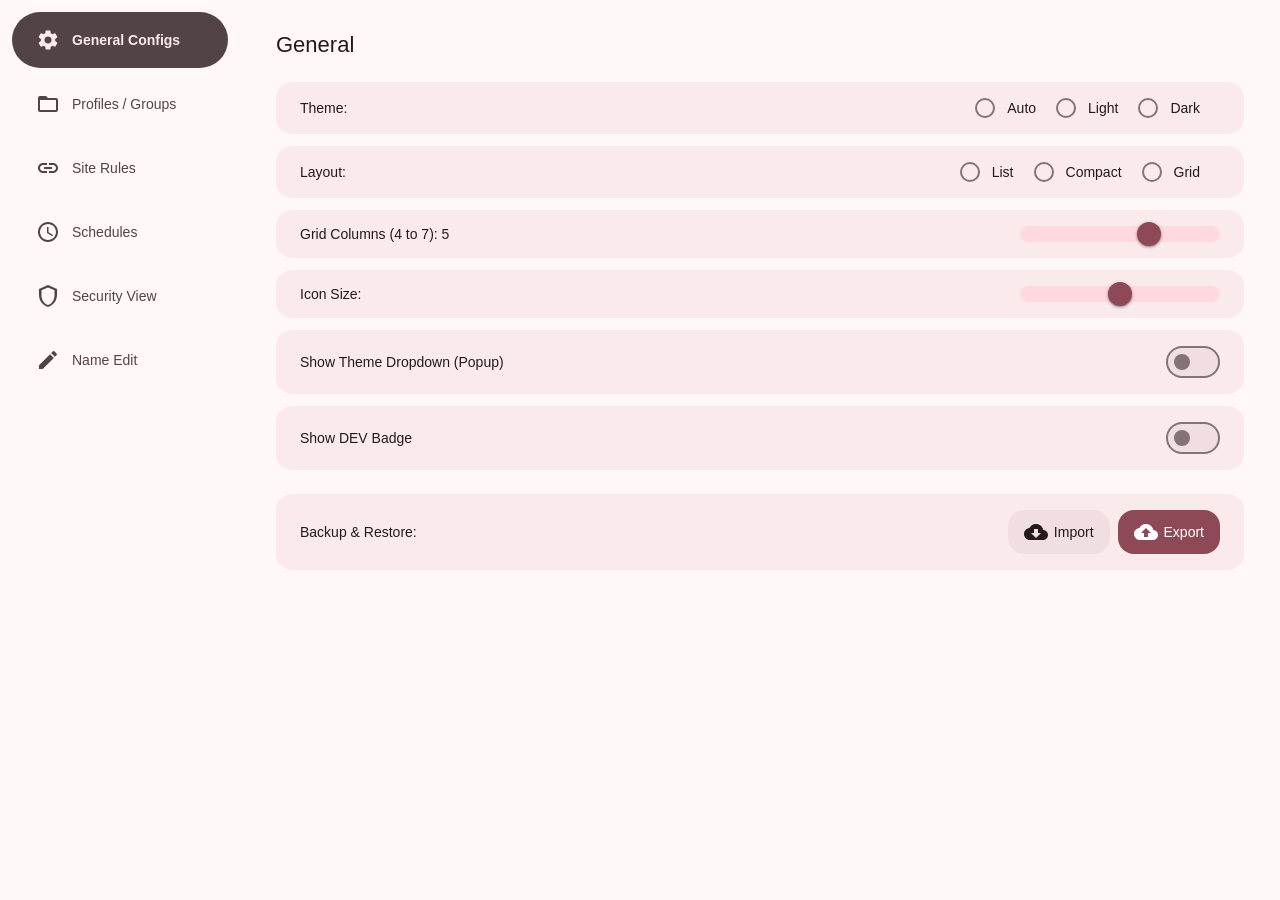
<file: dashboard.html>
<!DOCTYPE html>
<html>

<head>
    <meta http-equiv="Content-Type" content="text/html;charset=UTF-8">
    <meta name="viewport" content="width=device-width, initial-scale=1.0">
    <title>Dashboard</title>
    <link rel="stylesheet" href="css/main.css">
    <link rel="stylesheet" href="css/dashboard.css">
</head>

<body>
    <div class="Sidebar">
        <div class="SidebarItem IsActive" data-tab="TabGen">
            <svg class="icon">
                <use href="icons/icons.svg#icon-settings"></use>
            </svg>
            General Configs
        </div>
        <div class="SidebarItem" data-tab="TabGrp">
            <svg class="icon">
                <use href="icons/icons.svg#icon-folder"></use>
            </svg>
            Profiles / Groups
        </div>
        <div class="SidebarItem" data-tab="TabRules">
            <svg class="icon">
                <use href="icons/icons.svg#icon-link"></use>
            </svg>
            Site Rules
        </div>
        <div class="SidebarItem" data-tab="TabSched">
            <svg class="icon">
                <use href="icons/icons.svg#icon-clock"></use>
            </svg>
            Schedules
        </div>
        <div class="SidebarItem" data-tab="TabRisk">
            <svg class="icon">
                <use href="icons/icons.svg#icon-shield"></use>
            </svg>
            Security View
        </div>
        <div class="SidebarItem" data-tab="TabName">
            <svg class="icon">
                <use href="icons/icons.svg#icon-pen"></use>
            </svg>
            Name Edit
        </div>
    </div>

    <div class="MainContent">
        <div id="TabGen" class="TabPanel IsVisible">
            <h2>General</h2>
            <br>
            <div class="SettingsRow">
                <span>Theme:</span>
                <div style="display: flex; align-items: center;">
                    <label class="CircRadio">
                        <input type="radio" name="Theme" value="Auto" />
                        <span class="RadioCircle"></span>
                        Auto
                    </label>
                    <label class="CircRadio">
                        <input type="radio" name="Theme" value="LightMode" />
                        <span class="RadioCircle"></span>
                        Light
                    </label>
                    <label class="CircRadio">
                        <input type="radio" name="Theme" value="DarkMode" />
                        <span class="RadioCircle"></span>
                        Dark
                    </label>
                </div>
            </div>
            <div class="SettingsRow">
                <span>Layout:</span>
                <div style="display: flex; align-items: center;">
                    <label class="CircRadio">
                        <input type="radio" name="Layout" value="ListLayout" />
                        <span class="RadioCircle"></span>
                        List
                    </label>
                    <label class="CircRadio">
                        <input type="radio" name="Layout" value="CompactLayout" />
                        <span class="RadioCircle"></span>
                        Compact
                    </label>
                    <label class="CircRadio">
                        <input type="radio" name="Layout" value="GridLayout" />
                        <span class="RadioCircle"></span>
                        Grid
                    </label>
                </div>
            </div>
            <div class="SettingsRow">
                <span>Grid Columns (4 to 7): <span id="ColVal">5</span></span>
                <input type="range" id="GridColumns" min="4" max="7" />
            </div>
            <div class="SettingsRow">
                <span>Icon Size:</span>
                <input type="range" id="IconSize" min="0" max="2" step="1" />
            </div>
            <div class="SettingsRow">
                <span>Show Theme Dropdown (Popup)</span>
                <label class="IosToggle">
                    <input type="checkbox" id="ShowTheme" />
                    <span class="ToggleSlider"></span>
                </label>
            </div>
            <div class="SettingsRow">
                <span>Show DEV Badge</span>
                <label class="IosToggle">
                    <input type="checkbox" id="ShowDev" />
                    <span class="ToggleSlider"></span>
                </label>
            </div>
            <div class="SettingsRow" style="margin-top: 24px; padding-top: 16px;">
                <span>Backup & Restore:</span>
                <div style="display: flex; gap: 8px;">
                    <input type="file" id="ImportFile" accept=".json" style="display: none;" />
                    <button id="BtnImport" class="SelectInput">
                        <svg class="icon">
                            <use href="icons/icons.svg#icon-download"></use>
                        </svg>
                        Import
                    </button>
                    <button id="BtnExport" class="SelectInput">
                        <svg class="icon">
                            <use href="icons/icons.svg#icon-upload"></use>
                        </svg>
                        Export
                    </button>
                </div>
            </div>
        </div>

        <div id="TabGrp" class="TabPanel">
            <h2>Profiles</h2>
            <br>
            <ul class="group-list-bar" id="ProfileTabs"></ul>
            <div id="GroupGrid" class="FixedGrid9 BoxActives GridLayout Dash"></div>
        </div>

        <div id="TabRules" class="TabPanel">
            <h2>Site-Based Auto Toggle Rules</h2>
            <p class="TabSubhead">Automatically enable or disable extensions or profiles based on the current website
                domain.</p>
            <br>
            <div class="SettingsCard">
                <div style="display: flex; gap: 12px; flex-wrap: wrap; align-items: center;">
                    <input type="text" id="RuleDomain" class="SelectInput" placeholder="e.g., github.com"
                        style="flex: 2; min-width: 150px;" />
                    <select id="RuleType" class="SelectInput" style="flex: 1; min-width: 120px;">
                        <option value="extension">Individual Extension</option>
                        <option value="profile">Profile (Group)</option>
                    </select>
                    <select id="RuleTarget" class="SelectInput" style="flex: 2; min-width: 180px;"></select>
                    <select id="RuleAction" class="SelectInput" style="flex: 1; min-width: 100px;">
                        <option value="enable">Enable</option>
                        <option value="disable">Disable</option>
                    </select>
                    <button id="BtnAddRule" class="SelectInput PrimaryBtn">Add Rule</button>
                </div>
            </div>
            <br>
            <h3>Configured Rules</h3>
            <ul id="RulesList" class="RuleList"></ul>
        </div>

        <div id="TabSched" class="TabPanel">
            <h2>Time-Based Scheduling</h2>
            <p class="TabSubhead">Configure recurring time plans to enable/disable extensions or profiles automatically.
            </p>
            <br>
            <div class="SettingsCard">
                <div class="SettingsFormRow">
                    <select id="SchedType" class="SelectInput">
                        <option value="extension">Individual Extension</option>
                        <option value="profile">Profile (Group)</option>
                    </select>
                    <select id="SchedTarget" class="SelectInput" style="flex-grow: 1;"></select>
                    <select id="SchedAction" class="SelectInput">
                        <option value="enable">Enable</option>
                        <option value="disable">Disable</option>
                    </select>
                    <input type="time" id="SchedTime" class="SelectInput" />
                </div>
                <div class="DaysSelector">
                    <span style="font-weight: 500;">Repeat Days:</span>
                    <div class="CheckboxRow">
                        <label class="CheckedLabel"><input type="checkbox" name="SchedDay" value="1" /> Mon</label>
                        <label class="CheckedLabel"><input type="checkbox" name="SchedDay" value="2" /> Tue</label>
                        <label class="CheckedLabel"><input type="checkbox" name="SchedDay" value="3" /> Wed</label>
                        <label class="CheckedLabel"><input type="checkbox" name="SchedDay" value="4" /> Thu</label>
                        <label class="CheckedLabel"><input type="checkbox" name="SchedDay" value="5" /> Fri</label>
                        <label class="CheckedLabel"><input type="checkbox" name="SchedDay" value="6" /> Sat</label>
                        <label class="CheckedLabel"><input type="checkbox" name="SchedDay" value="0" /> Sun</label>
                    </div>
                </div>
                <div class="DateSelector" style="margin-top: 12px; display: flex; align-items: center; gap: 12px;">
                    <span style="font-weight: 500;">Or Specific Dates (1-31, comma separated):</span>
                    <input type="text" id="SchedDates" class="SelectInput" placeholder="e.g., 1, 15, 30"
                        style="max-width: 180px;" />
                </div>
                <div style="margin-top: 16px;">
                    <button id="BtnAddSched" class="SelectInput PrimaryBtn">Add Schedule Rule</button>
                </div>
            </div>
            <br>
            <h3>Active Schedules</h3>
            <ul id="SchedsList" class="RuleList"></ul>
        </div>

        <div id="TabRisk" class="TabPanel">
            <h2>Security & Risk Assessor</h2>
            <p class="TabSubhead">Scan extension permissions to detect structural capabilities and potential data access
                issues. Click any item to inspect granular concerns.</p>
            <br>
            <div class="RiskStats">
                <div class="RiskStatCard High">
                    <span class="Count" id="RiskCountHigh">0</span>
                    <span class="Label">High Risk</span>
                </div>
                <div class="RiskStatCard Med">
                    <span class="Count" id="RiskCountMed">0</span>
                    <span class="Label">Medium Risk</span>
                </div>
                <div class="RiskStatCard Low">
                    <span class="Count" id="RiskCountLow">0</span>
                    <span class="Label">Low Risk</span>
                </div>
            </div>
            <br>
            <h3>Extension Risk Breakdown</h3>
            <div id="RiskGrid" class="RiskAuditGrid"></div>
        </div>

        <div id="TabName" class="TabPanel">
            <h2>Edit Extensions</h2>
            <br>
            <div id="NameGrid" class="FixedGrid4"></div>
        </div>
    </div>

    <!-- Modals -->
    <div class="InfoModalBackdrop" id="InfoModal">
        <div class="InfoModal">
            <h3 id="ModName">Name</h3>
            <p id="ModVer"></p>
            <p id="ModDesc"></p>
            <p id="ModPerm"></p>
            <p id="ModHome"></p>
            <button class="Btn" id="BtnCloseInfoModal">Close</button>
        </div>
    </div>

    <div class="NameInputModalBackdrop" id="NameInputModal">
        <div class="NameModal">
            <div class="one">
                <span for="groupName">Add New Name:</span>
                <input type="text" id="groupName" placeholder="Type Name e.g:Dev, Social" class="NameInpute">
            </div>
            <div class="two">
                <button class="Btn Danger" id="BtnNoNameInputModal">No</button>
                <button class="Btn" id="BtnOkNameInputModal">Ok</button>
            </div>
        </div>
    </div>

    <div class="ConfirmModalBackdrop" id="ConfirmModal">
        <div class="ConfirmModal">
            <div class="one">
                <h3>Warning:</h3>
                <span id="ConfirmModalText">Confirm Text Here</span>
            </div>
            <div class="two">
                <button class="Btn" id="BtnNoConfirmModal">No</button>
                <button class="Btn Danger" id="BtnOkConfirmModal">Ok</button>
            </div>

        </div>
    </div>

    <div class="AlertModalBackdrop" id="AlertModal">
        <div class="ConfirmModal">
            <h3>Alert:</h3>
            <span id="AlertModalText">Alert Text Here</span>
            <button class="Btn" style="margin: auto;" id="BtnOkAlertModal">Ok</button>
        </div>
    </div>

</body>
<script src="js/sharedUtils.js"></script>
<script src="js/dashboard.js"></script>

</html>
</file>
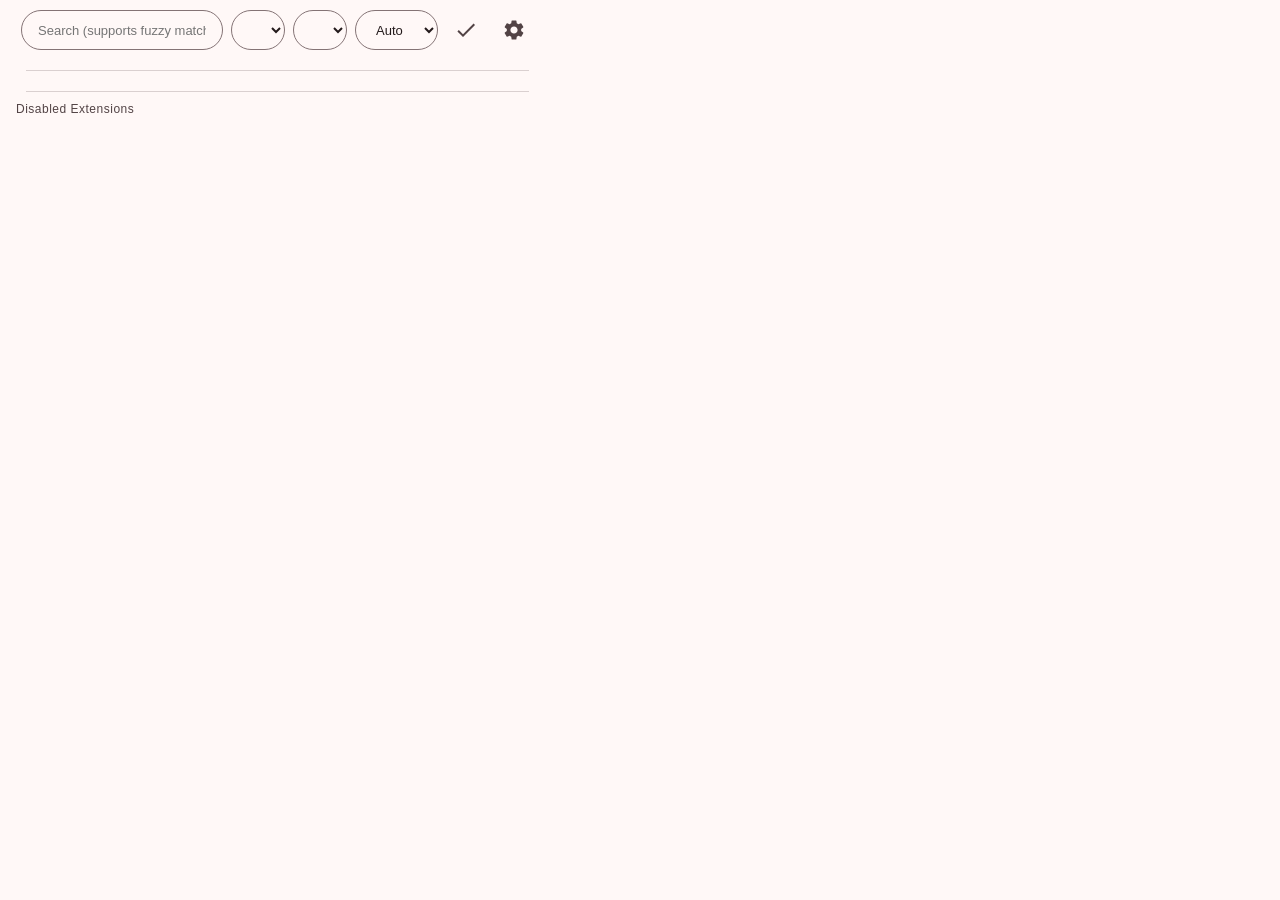
<file: popup.html>
<!DOCTYPE html>
<html>

<head>
    <meta http-equiv="Content-Type" content="text/html;charset=UTF-8">
    <meta name="viewport" content="width=device-width, initial-scale=1.0">
    <link rel="stylesheet" href="css/main.css">
    <link rel="stylesheet" href="css/popup.css">
</head>

<body>

    <div id="mainBox">
        <div class="PopupHeader">
            <input type="text" id="SearchInput" placeholder="Search (supports fuzzy matching)...">
            <select id="ProfileSelect">
            </select>
            <select id="LayoutSelect"></select>
            <select id="ThemeSelect">
                <option value="Auto">Auto</option>
                <option value="LightMode">Light</option>
                <option value="DarkMode">Dark</option>
            </select>
            <button id="BtnMulti" class="BtnDash" title="Toggle Multi-Select Mode">
                <svg class="icon">
                    <use href="icons/icons.svg#icon-check"></use>
                </svg>
            </button>
            <button id="BtnDashboard" class="BtnDash" title="Dashboard Settings">
                <svg class="icon">
                    <use href="icons/icons.svg#icon-settings"></use>
                </svg>
            </button>
        </div>
        <hr>
        <ul id="BoxActives" class="BoxActives"></ul>
        <div class="DisableText" id="DisableHeader">
            <hr>Disabled Extensions
        </div>
        <ul id="BoxInActives" class="BoxInActives"></ul>
    </div>

    <!-- Batch Actions Footer Bar -->
    <div id="BatchBar" class="BatchBar">
        <span id="BatchCount">0 selected</span>
        <div class="BatchButtons">
            <button id="BtnBatchEnable" class="SelectInput BatchActionBtn">Enable</button>
            <button id="BtnBatchDisable" class="SelectInput BatchActionBtn">Disable</button>
            <button id="BtnBatchUninstall" class="SelectInput BatchActionBtn">Uninstall</button>
            <select id="BatchProfileSelect" class="SelectInput">
                <option value="">Add to profile...</option>
            </select>
        </div>
    </div>

    <!-- Context Menu Options -->
    <div id="rightClickMenu" class="showMenu">
        <div class="name" id="ctxName"></div>
        <ul>
            <li id="ctxLock">Unlock</li>
            <li id="ctxTempEnable">Enable Temporarily...</li>
            <li id="ctxOptions">Options</li>
            <li id="ctxUninstall">Uninstall</li>
            <li id="ctxHomepage">Homepage</li>
            <li id="ctxReload">Reload</li>
        </ul>
    </div>

    <!-- Temporary Activation Dialog Overlay -->
    <div class="ConfirmModalBackdrop" id="TempModal" style="display: none;">
        <div class="ConfirmModal"
            style="width: 280px; padding: 18px; display: flex; flex-direction: column; gap: 12px;">
            <h3 style="font-size: 16px; margin: 0; color: var(--AdnMgrColorPrimary);">Temporary Activation</h3>
            <span style="font-size: 12px; color: var(--AdnMgrColorOnSurfaceVariant);">Keep this extension enabled
                for:</span>
            <select id="TempDuration" class="SelectInput" style="width: 100%; padding: 6px 12px; font-size: 13px;">
                <option value="1">1 Minute (Testing)</option>
                <option value="5">5 Minutes</option>
                <option value="15">15 Minutes</option>
                <option value="30">30 Minutes</option>
                <option value="60">1 Hour</option>
                <option value="240">4 Hours</option>
            </select>
            <div style="display: flex; justify-content: flex-end; gap: 8px; margin-top: 8px; width: 100%;">
                <button class="Btn Danger" id="BtnNoTempModal"
                    style="padding: 6px 12px; font-size: 12px; float: none;">Cancel</button>
                <button class="Btn" id="BtnOkTempModal"
                    style="padding: 6px 12px; font-size: 12px; float: none;">Enable</button>
            </div>
        </div>
    </div>

    <script src="js/sharedUtils.js"></script>
    <script src="js/popup.js"></script>
</body>

</html>
</file>
<file: css/main.css>
:root {
    --AdnMgrColorPrimary: #8e4957;
    --AdnMgrColorOnPrimary: #FFFFFF;
    --AdnMgrColorPrimaryContainer: #ffd9de;
    --AdnMgrColorOnPrimaryContainer: #71333f;

    --AdnMgrColorSurface: #fff8f7;
    --AdnMgrColorOnSurface: #231a1b;
    --AdnMgrColorSurfaceVariant: #f0dee0;
    --AdnMgrColorOnSurfaceVariant: #524345;

    --AdnMgrColorSurfaceContainerHighest: #f0dee0;
    --AdnMgrColorSurfaceContainer: #fbeaeb;

    --AdnMgrColorOutline: #847375;
    --AdnMgrColorError: #de4e10;
    --AdnMgrColorSuccess: #198639;

    --AdnMgrFontFamily: 'Segoe UI', Roboto, Helvetica, Arial, sans-serif;

    --AdnMgrShapeSmall: 8px;
    --AdnMgrShapeMedium: 12px;
    --AdnMgrShapeLarge: 16px;
    --AdnMgrShapeExtraLarge: 28px;
    --AdnMgrShapePill: 9999px;

    --AdnMgrElevation1: 0px 1px 2px 0px rgba(0, 0, 0, 0.3), 0px 1px 3px 1px rgba(0, 0, 0, 0.15);
    --AdnMgrElevation2: 0px 1px 2px 0px rgba(0, 0, 0, 0.3), 0px 2px 6px 2px rgba(0, 0, 0, 0.15);
    --AdnMgrElevation3: 0px 4px 8px 3px rgba(0, 0, 0, 0.15), 0px 1px 3px 0px rgba(0, 0, 0, 0.3);

    --AdnMgrTransitionStandard: all 0.2s cubic-bezier(0.2, 0, 0, 1);

    --AdnMgrColorSidebar: var(--AdnMgrColorSurface);
    --AdnMgrColorOnSidebar: var(--AdnMgrColorOnSurfaceVariant);
    --AdnMgrColorSidebarActive: var(--AdnMgrColorPrimaryContainer);
    --AdnMgrColorCard: var(--AdnMgrColorSurfaceContainer);
    --AdnMgrColorCardHover: var(--AdnMgrColorSurfaceContainerHighest);
    --AdnMgrGridColumns: 5;
    --AdnMgrIconBgSize: 44px;
}

body.DarkMode {
    --AdnMgrColorPrimary: #ffb2be;
    --AdnMgrColorOnPrimary: #561d2a;
    --AdnMgrColorPrimaryContainer: #71333f;
    --AdnMgrColorOnPrimaryContainer: #ffd9de;

    --AdnMgrColorSurface: #1a1112;
    --AdnMgrColorOnSurface: #f0dee0;
    --AdnMgrColorSurfaceVariant: #524345;
    --AdnMgrColorOnSurfaceVariant: #d6c2c3;

    --AdnMgrColorSurfaceContainerHighest: #3c3233;
    --AdnMgrColorSurfaceContainer: #261d1e;

    --AdnMgrColorOutline: #9f8c8e;
}

* {
    box-sizing: border-box;
    margin: 0;
    padding: 0;
    font-family: var(--AdnMgrFontFamily);
}

/* Accessibility Keyboard Focus Highlight */
*:focus-visible {
    outline: 1px solid var(--AdnMgrColorPrimary) !important;
    outline-offset: 2px;
}

body {
    background: var(--AdnMgrColorSurface);
    color: var(--AdnMgrColorOnSurface);
    font-size: 14px;
}

h2 {
    font-weight: 500;
    font-size: 22px;
    margin-bottom: 8px;
    color: var(--AdnMgrColorOnSurface);
}

h3 {
    font-weight: 500;
    font-size: 16px;
}

.icon {
    width: 24px;
    height: 24px;
    fill: currentColor;
}

/* ---------------- POPUP SPECIFIC ---------------- */
#mainBox {
    padding: 0 16px 16px;
    width: fit-content;
}

#mainBox hr {
    border: none;
    border-top: 1px solid var(--AdnMgrColorOutline);
    opacity: 0.3;
    margin: 10px;
}

#mainBox li i {
    position: absolute;
    top: -2px;
    right: -2px;
    background-color: var(--AdnMgrColorError);
    color: var(--AdnMgrColorCard);
    font-size: 10px;
    padding: 2px 10px;
    border-radius: var(--AdnMgrShapePill);
    box-shadow: var(--AdnMgrElevation1);
}

#mainBox li svg.pin,
#mainBox li svg.dev {
    width: 20px;
    height: 20px;
    fill: var(--AdnMgrColorSuccess);
    position: absolute;
    top: 0;
    left: 0;
}

#mainBox li svg.dev {
    width: 30px;
    height: 30px;
    top: -5px;
    left: auto;
    fill: var(--AdnMgrColorError);
    right: 0.5px;
}

.DisableText {
    font-size: 12px;
    color: var(--AdnMgrColorOnSurfaceVariant);
    margin-bottom: 12px;
    font-weight: 500;
    letter-spacing: 0.5px;
}

.BoxActives,
.BoxInActives {
    margin: 0;
    padding: 0;
    list-style: none;
    width: 100%;
    display: grid;
    gap: 8px;
    justify-items: center;
}

.BoxActives li,
.BoxInActives li {
    text-align: center;
    background-color: var(--AdnMgrColorCard);
    border-radius: var(--AdnMgrShapeLarge);
    width: 100px;
    height: 100px;
    cursor: pointer;
    position: relative;
    box-shadow: none;
    border: 1px solid transparent;
    transition: var(--AdnMgrTransitionStandard);
    background-repeat: no-repeat;
    background-size: var(--AdnMgrIconBgSize);
}

/* Add focus support for interactive extension list items */
.BoxActives li:focus-visible,
.BoxInActives li:focus-visible {
    border-color: var(--AdnMgrColorPrimary);
}

.BoxActives li:hover {
    background-color: var(--AdnMgrColorOnPrimaryContainer);
    box-shadow: var(--AdnMgrElevation1);
    scale: 1.05;
}

.BoxActives li:active {
    background-color: var(--AdnMgrColorPrimaryContainer);
}

.BoxInActives li:hover {
    filter: grayscale(0%);
    opacity: 1;
    background-color: var(--AdnMgrColorCardHover);
    border-color: transparent;
}

.BoxActives li.SelectedForBatch,
.BoxInActives li.SelectedForBatch {
    border-color: var(--AdnMgrColorPrimary) !important;
    background-color: var(--AdnMgrColorPrimaryContainer) !important;
    box-shadow: var(--AdnMgrElevation2) !important;
}

.BoxActives li.SelectedForBatch::after,
.BoxInActives li.SelectedForBatch::after {
    content: '✓';
    position: absolute;
    top: 4px;
    right: 4px;
    width: 18px;
    height: 18px;
    border-radius: 50%;
    background: var(--AdnMgrColorPrimary);
    color: var(--AdnMgrColorOnPrimary);
    font-size: 11px;
    font-weight: 700;
    display: flex;
    align-items: center;
    justify-content: center;
    z-index: 10;
}

.GridLayout {
    grid-template-columns: repeat(var(--AdnMgrGridColumns), 1fr);
}

.GridLayout li {
    background-position: center 16px;
    padding: calc(var(--AdnMgrIconBgSize) + 24px) 8px 16px 8px;
}

.GridLayout.Dash li {
    position: relative;
    background-size: 64px !important;
    background-position: center 16px;
    padding: calc(var(--AdnMgrIconBgSize) + 24px) 8px 16px 8px;
    margin: 0 0 30px;
}

.GridLayout.Dash li:hover {
    filter: grayscale(0%) !important;
    opacity: 1 !important;
    background-color: var(--AdnMgrColorCardHover);
    border-color: transparent;
    scale: 1.1;
}

.GridLayout.Dash li span {
    position: absolute;
    bottom: -28px;
    left: 0;
    max-width: 100px;
    width: 100%;
    white-space: nowrap;
    overflow: hidden;
    border-radius: var(--AdnMgrShapeSmall);
    padding: 0 5px;
    text-overflow: ellipsis;
    color: var(--AdnMgrColorOnPrimary);
    background: var(--AdnMgrColorCard);
}

.ListLayout {
    grid-template-columns: 1fr;
}

.CompactLayout {
    grid-template-columns: repeat(2, 1fr);
    gap: 4px;
}

.ListLayout li,
.CompactLayout li {
    background-position: 10px center;
    padding: 16px 16px 16px calc(var(--AdnMgrIconBgSize) + 32px);
    display: flex;
    align-items: center;
    min-height: calc(var(--AdnMgrIconBgSize) + 16px);
}

.ListLayout li {
    width: 100% !important;
    height: 50px;
}

.CompactLayout li {
    width: 96% !important;
    height: 60px;
}

.CompactLayout li {
    padding: 8px 12px 8px calc(var(--AdnMgrIconBgSize) + 24px);
    min-height: calc(var(--AdnMgrIconBgSize) + 8px);
    border-radius: var(--AdnMgrShapeMedium);
}

#mainBox li span {
    display: block;
    white-space: nowrap;
    overflow: hidden;
    text-overflow: ellipsis;
    color: var(--AdnMgrColorOnPrimary);
    font-weight: 500;
    font-size: 14px;
}

.BoxInActives li {
    filter: grayscale(100%);
    opacity: 0.6;
    background-color: transparent;
    border: 1px solid var(--AdnMgrColorSurfaceVariant);
}

#mainBox .BoxInActives li span {
    color: var(--AdnMgrColorCardHover);
}

#mainBox .BoxInActives li:hover span {
    color: var(--AdnMgrColorOnPrimary);
}


/* ---------------- RIGHT CLICK MENU (M3 Menu) ---------------- */
.showMenu {
    position: fixed;
    z-index: 9999;
    background: var(--AdnMgrColorSurfaceContainerHighest);
    box-shadow: var(--AdnMgrElevation2);
    border-radius: var(--AdnMgrShapeLarge);
    overflow: hidden;
    display: none;
    flex-direction: column;
    width: 180px;
    padding: 0;
}

.showMenu.IsVisible {
    display: flex;
}

.showMenu .name {
    padding: 12px 16px;
    color: var(--AdnMgrColorOnSurface);
    font-weight: 600;
    font-size: 14px;
    white-space: nowrap;
    overflow: hidden;
    text-overflow: ellipsis;
    margin-bottom: 4px;
}

.showMenu ul {
    list-style: none;
    padding: 0;
    margin: 0;
}

.showMenu li {
    padding: 10px 16px;
    color: var(--AdnMgrColorOnSurface);
    cursor: pointer;
    font-size: 14px;
    transition: background 0.1s;
    font-weight: 500;
}

.showMenu li:hover {
    background-color: rgba(255, 255, 255, 0.15) !important;
}

.showMenu li[disabled] {
    opacity: 0.38;
    cursor: not-allowed;
}

/* ---------------- MODERN UI CONTROLS ---------------- */

/* M3 Circular Radio */
.CircRadio {
    display: inline-flex;
    align-items: center;
    cursor: pointer;
    gap: 12px;
    margin-right: 20px;
    font-weight: 500;
    color: var(--AdnMgrColorOnSurface);
}

.CircRadio input {
    display: none;
}

.RadioCircle {
    width: 20px;
    height: 20px;
    border-radius: 50%;
    border: 2px solid var(--AdnMgrColorOutline);
    display: flex;
    justify-content: center;
    align-items: center;
    transition: var(--AdnMgrTransitionStandard);
}

.CircRadio:hover .RadioCircle {
    border-color: var(--AdnMgrColorOnSurface);
}

.CircRadio input:checked+.RadioCircle {
    border-color: var(--AdnMgrColorPrimary);
    background-color: var(--AdnMgrColorPrimary);
}

.CircRadio input:checked+.RadioCircle::after {
    content: '';
    width: 10px;
    height: 10px;
    border-radius: 50%;
    background: var(--AdnMgrColorOnPrimary);
    transition: transform 0.2s cubic-bezier(0.2, 0, 0, 1);
}

/* M3 Switch (Toggles) */
.IosToggle {
    position: relative;
    display: inline-block;
    width: 54px;
    height: 32px;
    border-radius: var(--AdnMgrShapePill);
}

.IosToggle input {
    opacity: 0;
    width: 0;
    height: 0;
}

.ToggleSlider {
    position: absolute;
    cursor: pointer;
    top: 0;
    left: 0;
    right: 0;
    bottom: 0;
    background-color: var(--AdnMgrColorSurfaceVariant);
    border: 2px solid var(--AdnMgrColorOutline);
    transition: var(--AdnMgrTransitionStandard);
    border-radius: var(--AdnMgrShapePill);
}

.ToggleSlider:before {
    position: absolute;
    content: "";
    height: 16px;
    width: 16px;
    left: 6px;
    bottom: 6px;
    background-color: var(--AdnMgrColorOutline);
    transition: var(--AdnMgrTransitionStandard);
    border-radius: 50%;
}

.IosToggle:hover .ToggleSlider {
    background-color: var(--AdnMgrColorSurfaceContainerHighest);
}

.IosToggle input:checked+.ToggleSlider {
    background-color: var(--AdnMgrColorPrimary);
    border-color: var(--AdnMgrColorPrimary);
}

.IosToggle input:checked+.ToggleSlider:before {
    transform: translateX(20px);
    width: 24px;
    height: 24px;
    bottom: 2px;
    background-color: var(--AdnMgrColorOnPrimary);
}

/* M3 Sliders */
input[type="range"] {
    appearance: none;
    background: transparent;
    width: 200px;
}

input[type="range"]:focus {
    outline: none;
}

input[type="range"]::-webkit-slider-runnable-track {
    width: 100%;
    height: 16px;
    cursor: pointer;
    background: var(--AdnMgrColorPrimaryContainer);
    border-radius: var(--AdnMgrShapePill);
}

input[type="range"]::-webkit-slider-thumb {
    height: 24px;
    width: 24px;
    border-radius: 50%;
    background: var(--AdnMgrColorPrimary);
    cursor: pointer;
    -webkit-appearance: none;
    margin-top: -4px;
    box-shadow: var(--AdnMgrElevation1);
    transition: transform 0.1s;
}

input[type="range"]::-webkit-slider-thumb:hover {
    transform: scale(1.1);
}

/* ---------------- DASHBOARD SPECIFICS ---------------- */
.FixedGrid9 {
    display: grid;
    grid-template-columns: repeat(9, 1fr);
    gap: 12px;
}

.FixedGrid4 {
    display: grid;
    grid-template-columns: repeat(4, 1fr);
    gap: 16px;
}

/* Select & Inputs M3 */
.SelectInput {
    background: var(--AdnMgrColorSurfaceContainerHighest);
    -moz-appearance: none;
    -webkit-appearance: none;
    appearance: none;
    color: var(--AdnMgrColorOnSurface);
    border: none;
    padding: 10px 16px;
    border-radius: var(--AdnMgrShapeLarge);
    font-size: 14px;
    outline: none;
    font-family: var(--AdnMgrFontFamily);
    cursor: pointer;
}

input[type="text"].SelectInput {
    cursor: text;
}

.SelectInput:focus {
    background: var(--AdnMgrColorSurfaceVariant);
}

/* M3 Tab Strip for Groups */
.group-list-bar {
    display: flex;
    list-style: none;
    margin-bottom: 24px;
    border-bottom: 1px solid var(--AdnMgrColorOutline);
    padding: 0 0 1rem;
    gap: 8px;
    width: 100%;
    overflow: auto hidden;
}

.group-list-bar li {
    padding: 12px 20px;
    cursor: pointer;
    border-radius: var(--AdnMgrShapeMedium) var(--AdnMgrShapeMedium) 0 0;
    background: transparent;
    color: var(--AdnMgrColorOnSurfaceVariant);
    display: flex;
    align-items: center;
    gap: 1rem;
    font-weight: 500;
    transition: var(--AdnMgrTransitionStandard);
}

.group-list-bar li:hover {
    background: var(--AdnMgrColorSurfaceContainerHighest);
}

.group-list-bar li.cur {
    color: var(--AdnMgrColorPrimary);
    border-bottom: 3px solid var(--AdnMgrColorPrimary);
}

.group-list-bar li i {
    width: 18px;
    height: 18px;
    display: inline-block;
    background-size: contain;
    background-repeat: no-repeat;
    opacity: 0.6;
    transition: opacity 0.2s;
}

.group-list-bar li i:hover {
    opacity: 1;
}

.group-del svg {
    fill: red;
}

.group-renam svg {
    fill: var(--AdnMgrColorPrimary);
}

.group-add-btn {
    position: sticky;
    right: 0;
    background: var(--AdnMgrColorOnPrimary) !important;
    font-weight: bold;
    border-radius: var(--AdnMgrShapeMedium) !important;
    font-size: 20px;
    padding: 8px 36px !important;
}

/* M3 Dialog / Modal */
.InfoModalBackdrop,
.NameInputModalBackdrop,
.ConfirmModalBackdrop,
.AlertModalBackdrop {
    position: fixed;
    top: 0;
    left: 0;
    width: 100vw;
    height: 100vh;
    background: rgba(0, 0, 0, 0.4);
    display: none;
    justify-content: center;
    align-items: center;
    z-index: 9999;
    backdrop-filter: blur(4px);
}

.InfoModalBackdrop.IsVisible,
.NameInputModalBackdrop.IsVisible,
.ConfirmModalBackdrop.IsVisible,
.AlertModalBackdrop.IsVisible {
    display: flex;
}

.InfoModal,
.NameModal,
.ConfirmModal {
    background: var(--AdnMgrColorSurfaceContainerHighest);
    padding: 24px;
    border-radius: var(--AdnMgrShapeExtraLarge);
    width: 420px;
    box-shadow: var(--AdnMgrElevation3);
}

.InfoModal h3,
.ConfirmModal h3 {
    margin-bottom: 12px;
    color: var(--AdnMgrColorOnSurface);
    font-size: 20px;
}

.InfoModal p {
    margin-bottom: 16px;
    font-size: 14px;
    line-height: 1.5;
    color: var(--AdnMgrColorOnSurfaceVariant);
}

.InfoModal p a {
    color: var(--AdnMgrColorOnSidebar);
    text-decoration: none;
    font-weight: 600;
    font-size: 14px;
    background: var(--AdnMgrColorCard);
    padding: 5px 10px;
    border-radius: var(--AdnMgrShapePill);
}

.InfoModal p a:hover {
    color: var(--AdnMgrColorCardHover);
    background: var(--AdnMgrColorOnSidebar);
}

.two {
    display: flex;
    justify-content: space-around;
    flex-direction: row;
}

.InfoModal .Btn,
.NameModal .Btn,
.ConfirmModal .Btn {
    background: var(--AdnMgrColorPrimary);
    color: var(--AdnMgrColorOnPrimary);
    border: none;
    padding: 10px 24px;
    border-radius: var(--AdnMgrShapePill);
    cursor: pointer;
    float: right;
    width: 100px;
    font-weight: 500;
    font-size: 14px;
    transition: background 0.2s;
}

.InfoModal .Btn:hover,
.NameModal .Btn:hover,
.ConfirmModal .Btn:hover {
    box-shadow: var(--AdnMgrElevation1);
    filter: brightness(1.1);
}

.NameModal .Btn.Danger,
.ConfirmModal .Btn.Danger {
    background: var(--AdnMgrColorError);
}

.NameModal,
.ConfirmModal {
    display: flex;
    flex-direction: column;
    justify-content: space-between;
    gap: 1rem;
    padding-top: 2.5rem;
    position: relative;
}

.NameModal span,
.ConfirmModal h3 {
    position: absolute;
    top: 20px;
    left: 30px;
}

.ConfirmModal h3 {
    color: var(--AdnMgrColorError);
    top: 10px;
    left: 20px;
}

.ConfirmModal span {
    width: 100%;
    font-size: 14px;
    text-align: justify;
    color: var(--AdnMgrColorOnPrimaryContainer);
}

.NameModal input {
    background: var(--AdnMgrColorOnSidebar);
    color: var(--AdnMgrColorCard);
    outline: none;
    border: none;
    font-weight: 500;
    border-radius: var(--AdnMgrShapePill);
    width: 100%;
    padding: 0.5rem 1rem;
}

.NameModal input::placeholder {
    color: var(--AdnMgrColorCardHover);
}

.CardEditRow {
    background: var(--AdnMgrColorCard);
    padding: 20px;
    border-radius: var(--AdnMgrShapeLarge);
    display: flex;
    flex-direction: column;
    gap: 12px;
    text-align: center;
    box-shadow: none;
    border: 1px solid var(--AdnMgrColorSurfaceVariant);
}


::-webkit-scrollbar {
    width: 4px;
    height: 4px;
}

::-webkit-scrollbar-track {
    background: transparent;
    margin-block: 5px;
}

::-webkit-scrollbar-thumb {
    background: var(--AdnMgrColorPrimary);
    border-radius: 20px;
    cursor: grab;
}

::-webkit-scrollbar-thumb:active {
    background: var(--AdnMgrColorCard);
    cursor: grabbing;
}
</file>
<file: css/dashboard.css>
body {
    display: flex;
    height: 100vh;
    overflow: hidden;
    margin: 0;
}

/* M3 Navigation Drawer */
.Sidebar {
    min-width: 240px;
    width: 240px;
    background: var(--AdnMgrColorSidebar);
    display: flex;
    flex-direction: column;
    padding: 12px;
}

.SidebarItem {
    padding: 16px 24px;
    margin-bottom: 8px;
    cursor: pointer;
    color: var(--AdnMgrColorOnSidebar);
    border-radius: var(--AdnMgrShapePill);
    font-weight: 500;
    font-size: 14px;
    display: flex;
    align-items: center;
    gap: 12px;
    transition: var(--AdnMgrTransitionStandard);
}

.SidebarItem.IsActive {
    background: var(--AdnMgrColorOnSurfaceVariant);
    color: var(--AdnMgrColorSurfaceContainer);
    font-weight: 600;
}

.SidebarItem.IsActive:hover,
.SidebarItem:hover {
    background: var(--AdnMgrColorOutline);
}

.MainContent {
    flex-grow: 1;
    padding: 32px 36px;
    overflow-y: auto;
    background: var(--AdnMgrColorSurface);
}

.TabPanel {
    display: none;
}

.TabPanel.IsVisible {
    display: block;
    animation: fadeIn 0.3s cubic-bezier(0.2, 0, 0, 1);
}

@keyframes fadeIn {
    from {
        opacity: 0;
        transform: translateY(10px);
    }
    to {
        opacity: 1;
        transform: translateY(0);
    }
}

.TabSubhead {
    color: var(--AdnMgrColorOnSurfaceVariant);
    font-size: 14px;
    margin-top: -4px;
}

.SettingsRow {
    display: flex;
    align-items: center;
    justify-content: space-between;
    padding: 16px 24px;
    background: var(--AdnMgrColorSurfaceContainer);
    margin-bottom: 12px;
    border-radius: var(--AdnMgrShapeLarge);
    color: var(--AdnMgrColorOnSurface);
    font-weight: 500;
    transition: var(--AdnMgrTransitionStandard);
}

.SettingsRow:hover {
    background: var(--AdnMgrColorSurfaceContainerHighest);
}

.SettingsRow div button[id="BtnExport"] {
    width: auto;
    cursor: pointer;
    background: var(--AdnMgrColorPrimary);
    color: var(--AdnMgrColorOnPrimary);
    border: none;
    display: flex;
    align-items: center;
    gap: 6px;
}

.SettingsRow div button[id="BtnImport"] {
    width: auto;
    cursor: pointer;
    display: flex;
    align-items: center;
    gap: 6px;
}

/* Multi-field Settings Cards */
.SettingsCard {
    padding: 24px;
    background: var(--AdnMgrColorSurfaceContainer);
    border-radius: var(--AdnMgrShapeLarge);
    display: flex;
    flex-direction: column;
    gap: 16px;
}

.SettingsFormRow {
    display: flex;
    gap: 12px;
    flex-wrap: wrap;
    align-items: center;
}

.SettingsFormRow select, 
.SettingsFormRow input {
    flex: 1;
    min-width: 140px;
}

.PrimaryBtn {
    background: var(--AdnMgrColorPrimary) !important;
    color: var(--AdnMgrColorOnPrimary) !important;
    border: none;
    font-weight: 600;
    transition: filter 0.2s;
}

.PrimaryBtn:hover {
    filter: brightness(1.15);
}

/* Days / Date Selector Views */
.DaysSelector {
    display: flex;
    flex-direction: column;
    gap: 8px;
}

.CheckboxRow {
    display: flex;
    gap: 12px;
    flex-wrap: wrap;
}

.CheckedLabel {
    display: inline-flex;
    align-items: center;
    gap: 6px;
    cursor: pointer;
    font-weight: 500;
    color: var(--AdnMgrColorOnSurface);
}

/* Rule/Schedule Custom Lists */
.RuleList {
    list-style: none;
    padding: 0;
    display: flex;
    flex-direction: column;
    gap: 10px;
    margin-top: 16px;
}

.RuleList li {
    display: flex;
    align-items: center;
    justify-content: space-between;
    padding: 14px 20px;
    background: var(--AdnMgrColorSurfaceContainer);
    border-radius: var(--AdnMgrShapeMedium);
    border: 1px solid var(--AdnMgrColorSurfaceVariant);
    transition: var(--AdnMgrTransitionStandard);
}

.RuleList li:hover {
    background: var(--AdnMgrColorSurfaceContainerHighest);
}

.RuleList li .InfoText {
    font-size: 14px;
    font-weight: 500;
}

.RuleList li button {
    background: transparent;
    border: none;
    cursor: pointer;
    color: var(--AdnMgrColorError);
    padding: 4px;
    border-radius: 50%;
    display: flex;
    align-items: center;
    justify-content: center;
    transition: background 0.15s;
}

.RuleList li button:hover {
    background: rgba(222, 78, 16, 0.15);
}

/* Security Audit Dashboard */
.RiskStats {
    display: flex;
    gap: 16px;
    margin-bottom: 24px;
}

.RiskStatCard {
    flex: 1;
    padding: 24px;
    background: var(--AdnMgrColorSurfaceContainer);
    border-radius: var(--AdnMgrShapeLarge);
    display: flex;
    flex-direction: column;
    align-items: center;
    justify-content: center;
    border: 2px solid transparent;
}

.RiskStatCard.High { border-color: var(--AdnMgrColorError); }
.RiskStatCard.Med { border-color: #e6900a; }
.RiskStatCard.Low { border-color: var(--AdnMgrColorSuccess); }

.RiskStatCard .Count {
    font-size: 32px;
    font-weight: 700;
    margin-bottom: 4px;
}

.RiskStatCard.High .Count { color: var(--AdnMgrColorError); }
.RiskStatCard.Med .Count { color: #e6900a; }
.RiskStatCard.Low .Count { color: var(--AdnMgrColorSuccess); }

.RiskStatCard .Label {
    font-size: 13px;
    font-weight: 600;
    color: var(--AdnMgrColorOnSurfaceVariant);
}

/* Risk Detail Table / Grid */
.RiskAuditGrid {
    display: flex;
    flex-direction: column;
    gap: 12px;
}

.RiskAuditRow {
    display: flex;
    flex-direction: column;
    gap: 8px;
    padding: 16px 20px;
    background: var(--AdnMgrColorSurfaceContainer);
    border-radius: var(--AdnMgrShapeLarge);
    border: 1px solid var(--AdnMgrColorSurfaceVariant);
    cursor: pointer;
    transition: var(--AdnMgrTransitionStandard);
}

.RiskAuditRow:hover {
    background: var(--AdnMgrColorSurfaceContainerHighest);
    box-shadow: var(--AdnMgrElevation1);
}

.RiskAuditHeader {
    display: flex;
    align-items: center;
    gap: 16px;
    width: 100%;
}

.RiskAuditRow img {
    width: 40px;
    height: 40px;
    border-radius: var(--AdnMgrShapeSmall);
}

.RiskAuditDetails {
    flex-grow: 1;
    display: flex;
    flex-direction: column;
    gap: 2px;
}

.RiskAuditName {
    font-weight: 600;
    font-size: 14px;
}

.RiskAuditPermissions {
    font-size: 11px;
    color: var(--AdnMgrColorOnSurfaceVariant);
    white-space: nowrap;
    overflow: hidden;
    text-overflow: ellipsis;
    max-width: 450px;
}

.RiskBadge {
    padding: 4px 10px;
    border-radius: var(--AdnMgrShapePill);
    font-size: 11px;
    font-weight: bold;
    text-transform: uppercase;
    color: #FFF !important;
    min-width: 80px;
    text-align: center;
}

.RiskBadge.high { background: var(--AdnMgrColorError); }
.RiskBadge.medium { background: #e6900a; }
.RiskBadge.low { background: var(--AdnMgrColorSuccess); }

/* Interactive Dropdown / Collapsible Permission View */
.RiskAuditDropdown {
    display: none;
    padding-top: 12px;
    border-top: 1px dashed var(--AdnMgrOutline);
    font-size: 12px;
    line-height: 1.5;
    animation: slideDown 0.2s ease-out;
}

.RiskAuditDropdown.IsOpen {
    display: block;
}

.RiskAuditDropdown ul {
    list-style: none;
    margin: 8px 0 0 0;
    padding-left: 12px;
}

.RiskAuditDropdown li {
    margin-bottom: 6px;
    position: relative;
}

.RiskAuditDropdown li::before {
    content: "⦿";
    color: var(--AdnMgrColorPrimary);
    display: inline-block;
    width: fit-content;
    margin: 0 0.2rem -1em 0;
}

@keyframes slideDown {
    from {
        opacity: 0;
        transform: translateY(-5px);
    }
    to {
        opacity: 1;
        transform: translateY(0);
    }
}
</file>
<file: css/popup.css>
body {
    max-width: 800px;
    width: auto;
    height: auto;
}

/* M3 Top App Bar */
.PopupHeader {
    display: flex;
    flex-wrap: wrap;
    justify-content: space-between;
    gap: 8px;
    padding: 10px 5px;
    position: sticky;
    top: 0;
    background: var(--AdnMgrColorSurface);
    z-index: 100;
}

.PopupHeader input,
.PopupHeader select {
    padding: 8px 16px;
    border-radius: var(--AdnMgrShapePill);
    border: 1px solid var(--AdnMgrColorOutline);
    background: var(--AdnMgrColorSurface);
    color: var(--AdnMgrColorOnSurface);
    font-size: 13px;
    outline: none;
    font-weight: 500;
    transition: var(--AdnMgrTransitionStandard);
}

.PopupHeader input:focus,
.PopupHeader select:focus {
    border-color: var(--AdnMgrColorPrimary);
    background: var(--AdnMgrColorSurfaceContainerHighest);
}

#SearchInput {
    flex-grow: 1;
}

/* M3 Icon Button */
.BtnDash {
    background: transparent;
    color: var(--AdnMgrColorOnSurfaceVariant);
    border: none;
    cursor: pointer;
    width: 40px;
    height: 40px;
    border-radius: 50%;
    display: flex;
    justify-content: center;
    align-items: center;
    transition: var(--AdnMgrTransitionStandard);
}

.BtnDash:hover {
    background: var(--AdnMgrColorSurfaceVariant);
    color: var(--AdnMgrColorOnSurface);
}

.BtnDash.ActiveMode {
    background: var(--AdnMgrColorPrimary);
    color: var(--AdnMgrColorOnPrimary);
}

/* Sliding Batch Actions Drawer */
.BatchBar {
    position: fixed;
    bottom: -110px;
    /* Offscreen by default */
    left: 0;
    right: 0;
    background: var(--AdnMgrColorSurfaceContainerHighest);
    box-shadow: var(--AdnMgrElevation3);
    display: flex;
    flex-direction: column;
    padding: 12px 16px;
    gap: 8px;
    transition: bottom 0.25s cubic-bezier(0.2, 0, 0, 1);
    z-index: 999;
    border-top: 1px solid var(--AdnMgrColorOutline);
}

.BatchBar.IsVisible {
    bottom: 0;
}

.BatchBar span {
    font-weight: 600;
    font-size: 12px;
    color: var(--AdnMgrColorOnSurface);
}

.BatchButtons {
    display: flex;
    gap: 8px;
    align-items: center;
    width: 100%;
}

.BatchActionBtn {
    flex: 1;
    font-size: 12px !important;
    padding: 8px 10px !important;
    text-align: center;
    cursor: pointer;
    font-weight: 600;
    border: 1px solid var(--AdnMgrColorOutline);
    background: var(--AdnMgrColorSurface);
    color: var(--AdnMgrColorOnSurface);
}

.BatchActionBtn:hover {
    background: var(--AdnMgrColorPrimaryContainer);
    color: var(--AdnMgrColorOnPrimaryContainer);
}

.BatchButtons select {
    flex: 1.5;
    padding: 8px;
    font-size: 12px;
    border-radius: var(--AdnMgrShapeMedium);
    border: 1px solid var(--AdnMgrColorOutline);
    background: var(--AdnMgrColorSurface);
    color: var(--AdnMgrColorOnSurface);
}
</file>
